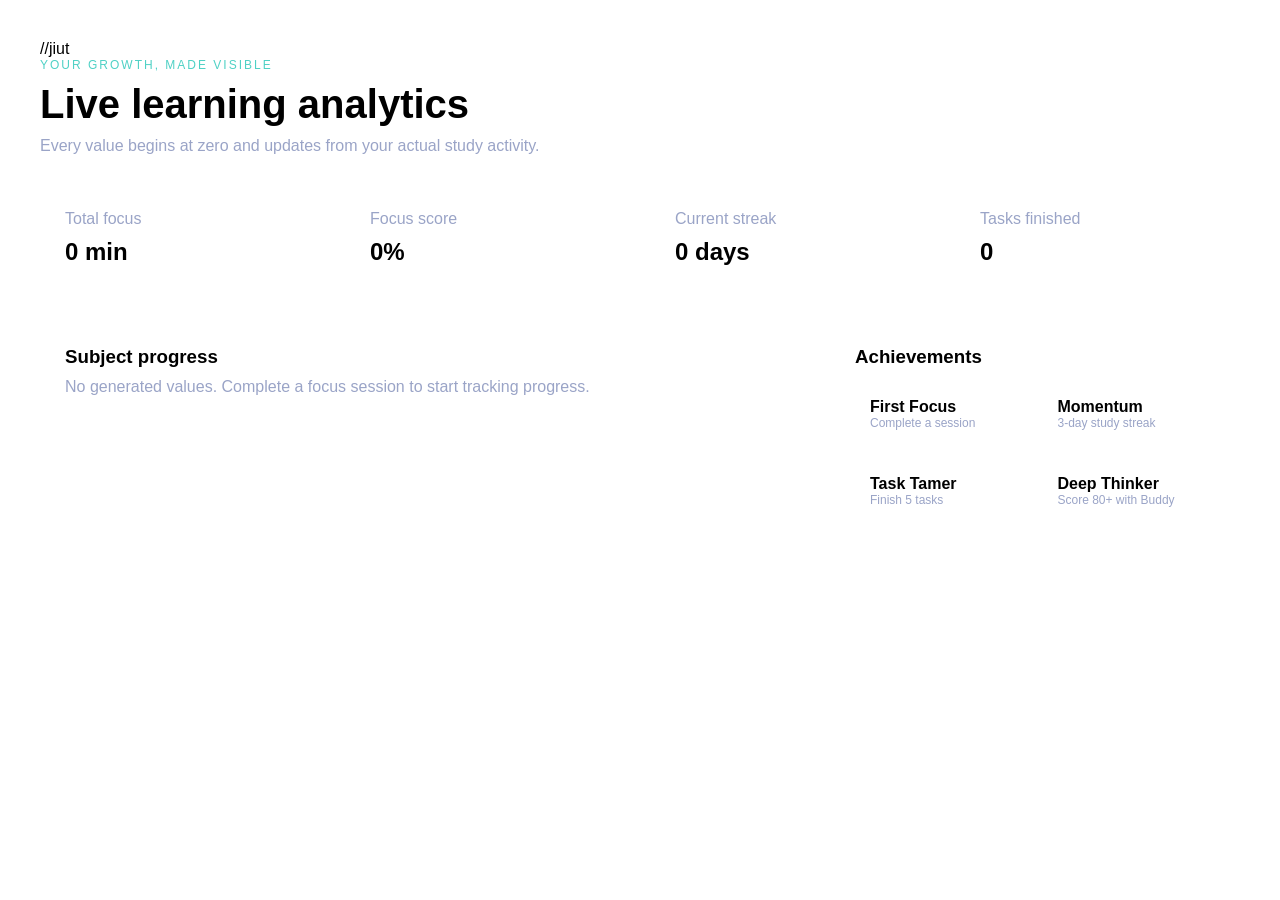
<file: indexAna.html>
<!DOCTYPE html>
<html lang="en">
<head>
  <meta charset="UTF-8">
  <title>Learning Analytics</title>
  <link rel="stylesheet" href="styleAna.css">
</head>
<body>

<div class="container">
//jiut
  <!-- Header -->
  <div class="header">
    <p class="subtitle">YOUR GROWTH, MADE VISIBLE</p>
    <h1>Live learning analytics</h1>
    <p class="desc">Every value begins at zero and updates from your actual study activity.</p>
  </div>

  <!-- Stats -->
  <div class="stats">
    <div class="card">
      <p>Total focus</p>
      <h2>0 min</h2>
    </div>

    <div class="card">
      <p>Focus score</p>
      <h2>0%</h2>
    </div>

    <div class="card">
      <p>Current streak</p>
      <h2>0 days</h2>
    </div>

    <div class="card">
      <p>Tasks finished</p>
      <h2>0</h2>
    </div>
  </div>

  <!-- Bottom Section -->
  <div class="bottom">

    <!-- Subject Progress -->
    <div class="progress">
      <h3>Subject progress</h3>
      <p>No generated values. Complete a focus session to start tracking progress.</p>
    </div>

    <!-- Achievements -->
    <div class="achievements">
      <h3>Achievements</h3>

      <div class="ach-grid">
        <div class="ach-card">
          <h4>First Focus</h4>
          <p>Complete a session</p>
        </div>

        <div class="ach-card">
          <h4>Momentum</h4>
          <p>3-day study streak</p>
        </div>

        <div class="ach-card">
          <h4>Task Tamer</h4>
          <p>Finish 5 tasks</p>
        </div>

        <div class="ach-card">
          <h4>Deep Thinker</h4>
          <p>Score 80+ with Buddy</p>
        </div>
      </div>

    </div>

  </div>

</div>

</body>
</html>
</file>
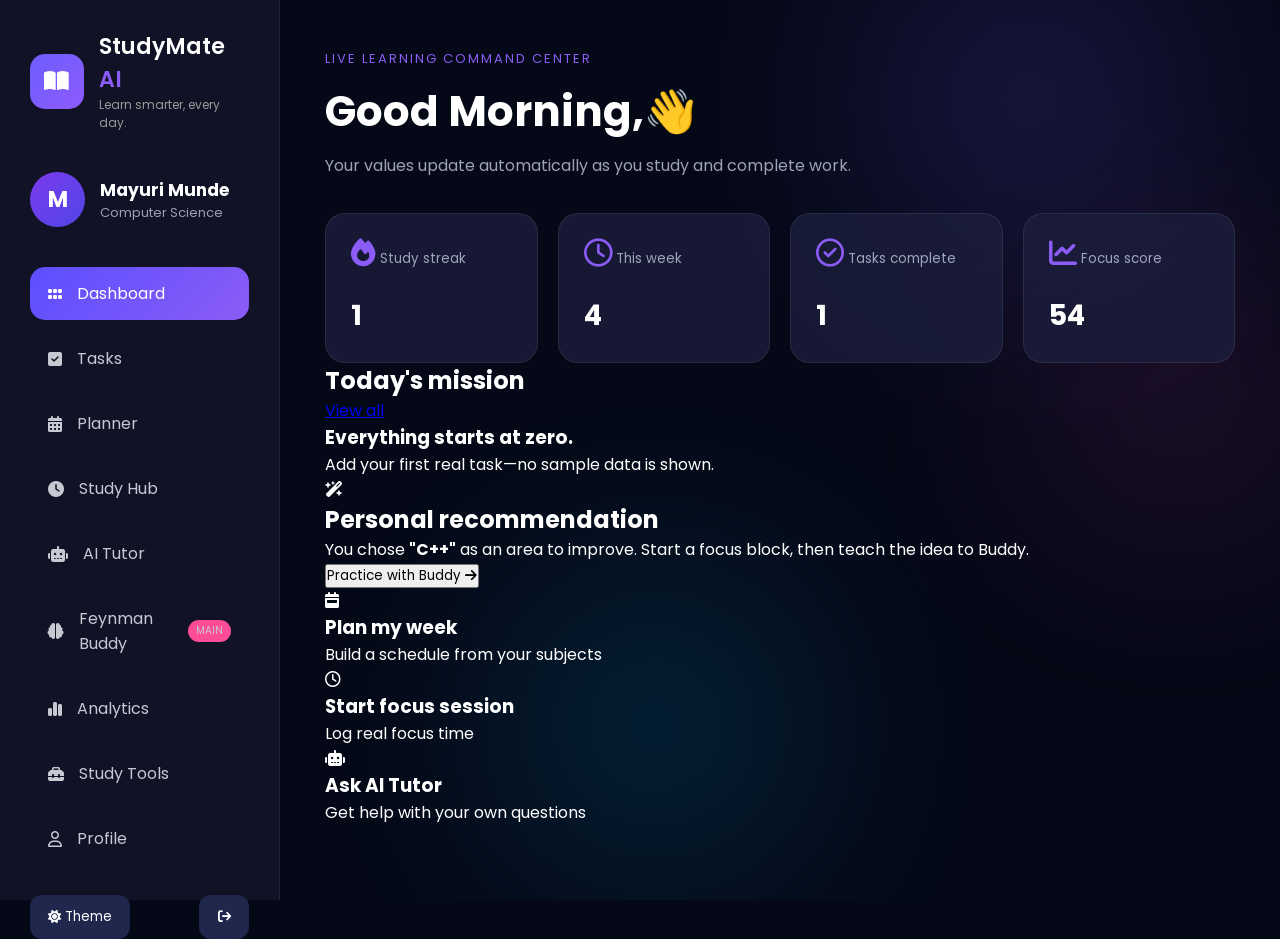
<file: indexdash.html>
<!DOCTYPE html>
<html lang="en">
<head>
    <meta charset="UTF-8">
    <meta name="viewport" content="width=device-width, initial-scale=1.0">
    <title>StudyMate AI Dashboard</title>

    <!-- CSS -->
    <link rel="stylesheet" href="styledash.css">

    <!-- Google Font -->
    <link href="https://fonts.googleapis.com/css2?family=Poppins:wght@300;400;500;600;700&display=swap" rel="stylesheet">

    <!-- Font Awesome -->
    <link rel="stylesheet"
    href="https://cdnjs.cloudflare.com/ajax/libs/font-awesome/6.6.0/css/all.min.css">
</head>
<body>

<div class="container">

    <!-- ================= Sidebar ================= -->

    <aside class="sidebar">

        <div class="logo">

            <div class="logo-icon">
                <i class="fa-solid fa-book-open"></i>
            </div>

            <div>
                <h2>StudyMate <span>AI</span></h2>
                <p>Learn smarter, every day.</p>
            </div>

        </div>


        <!-- Profile -->

        <div class="profile">

            <div class="avatar">
                M
            </div>

            <div>
                <h4>Mayuri Munde</h4>
                <p>Computer Science</p>
            </div>

        </div>


        <!-- Navigation -->

        <nav>

            <a class="active" href="#">
                <i class="fa-solid fa-grip"></i>
                Dashboard
            </a>

            <a href="#">
                <i class="fa-solid fa-square-check"></i>
                Tasks
            </a>

            <a href="#">
                <i class="fa-solid fa-calendar-days"></i>
                Planner
            </a>

            <a href="#">
                <i class="fa-solid fa-clock"></i>
                Study Hub
            </a>

            <a href="#">
                <i class="fa-solid fa-robot"></i>
                AI Tutor
            </a>

            <a href="#">
                <i class="fa-solid fa-brain"></i>
                Feynman Buddy
                <span class="badge">MAIN</span>
            </a>

            <a href="#">
                <i class="fa-solid fa-chart-simple"></i>
                Analytics
            </a>

            <a href="#">
                <i class="fa-solid fa-toolbox"></i>
                Study Tools
            </a>

            <a href="#">
                <i class="fa-regular fa-user"></i>
                Profile
            </a>

        </nav>


        <!-- Bottom -->

        <div class="sidebar-bottom">

            <button class="theme-btn">
                <i class="fa-solid fa-sun"></i>
                Theme
            </button>

            <button class="logout">
                <i class="fa-solid fa-arrow-right-from-bracket"></i>
            </button>

        </div>

    </aside>



    <!-- ================= Main Content ================= -->

    <main class="main-content">

        <div class="bg-circle one"></div>
        <div class="bg-circle two"></div>
        <div class="bg-circle three"></div>

        <header>

            <span class="top-text">
                LIVE LEARNING COMMAND CENTER
            </span>

            <h1>
                Good morning, Mayuri 👋
            </h1>

            <p>
                Your values update automatically as you study and complete work.
            </p>

        </header>



        <!-- ================= Stats ================= -->

        <section class="stats">

            <div class="card">

                <i class="fa-solid fa-fire"></i>

                <small>Study streak</small>

                <h2>1 days</h2>

            </div>

            <div class="card">

                <i class="fa-regular fa-clock"></i>

                <small>This week</small>

                <h2>4 min</h2>

            </div>

            <div class="card">

                <i class="fa-regular fa-circle-check"></i>

                <small>Tasks complete</small>

                <h2>1/1</h2>

            </div>

            <div class="card">

                <i class="fa-solid fa-chart-line"></i>

                <small>Focus score</small>

                <h2>90%</h2>

            </div>

        </section>



        <!-- ================= Middle ================= -->

        <section class="middle">

            <!-- Today's Mission -->

            <div class="mission">

                <div class="mission-header">

                    <h2>Today's mission</h2>

                    <a href="#">View all</a>

                </div>

                <div class="mission-body">

                    <h3>Everything starts at zero.</h3>

                    <p>
                        Add your first real task—no sample data is shown.
                    </p>

                </div>

            </div>


            <!-- Recommendation -->

            <div class="recommendation">

                <div class="icon">

                    <i class="fa-solid fa-wand-magic-sparkles"></i>

                </div>

                <h2>Personal recommendation</h2>

                <p>

                    You chose <b>"C++"</b> as an area to improve.
                    Start a focus block, then teach the idea to Buddy.

                </p>

                <button>

                    Practice with Buddy

                    <i class="fa-solid fa-arrow-right"></i>

                </button>

            </div>

        </section>




        <!-- ================= Bottom Cards ================= -->

        <section class="bottom-grid">

            <div class="action-card">

                <div class="icon-box">

                    <i class="fa-solid fa-calendar-week"></i>

                </div>

                <div>

                    <h3>Plan my week</h3>

                    <p>Build a schedule from your subjects</p>

                </div>

            </div>


            <div class="action-card">

                <div class="icon-box">

                    <i class="fa-regular fa-clock"></i>

                </div>

                <div>

                    <h3>Start focus session</h3>

                    <p>Log real focus time</p>

                </div>

            </div>



            <div class="action-card">

                <div class="icon-box">

                    <i class="fa-solid fa-robot"></i>

                </div>

                <div>

                    <h3>Ask AI Tutor</h3>

                    <p>Get help with your own questions</p>

                </div>

            </div>

        </section>

    </main>

</div>

<script src="scriptdash.js"></script>

</body>
</html>
</file>
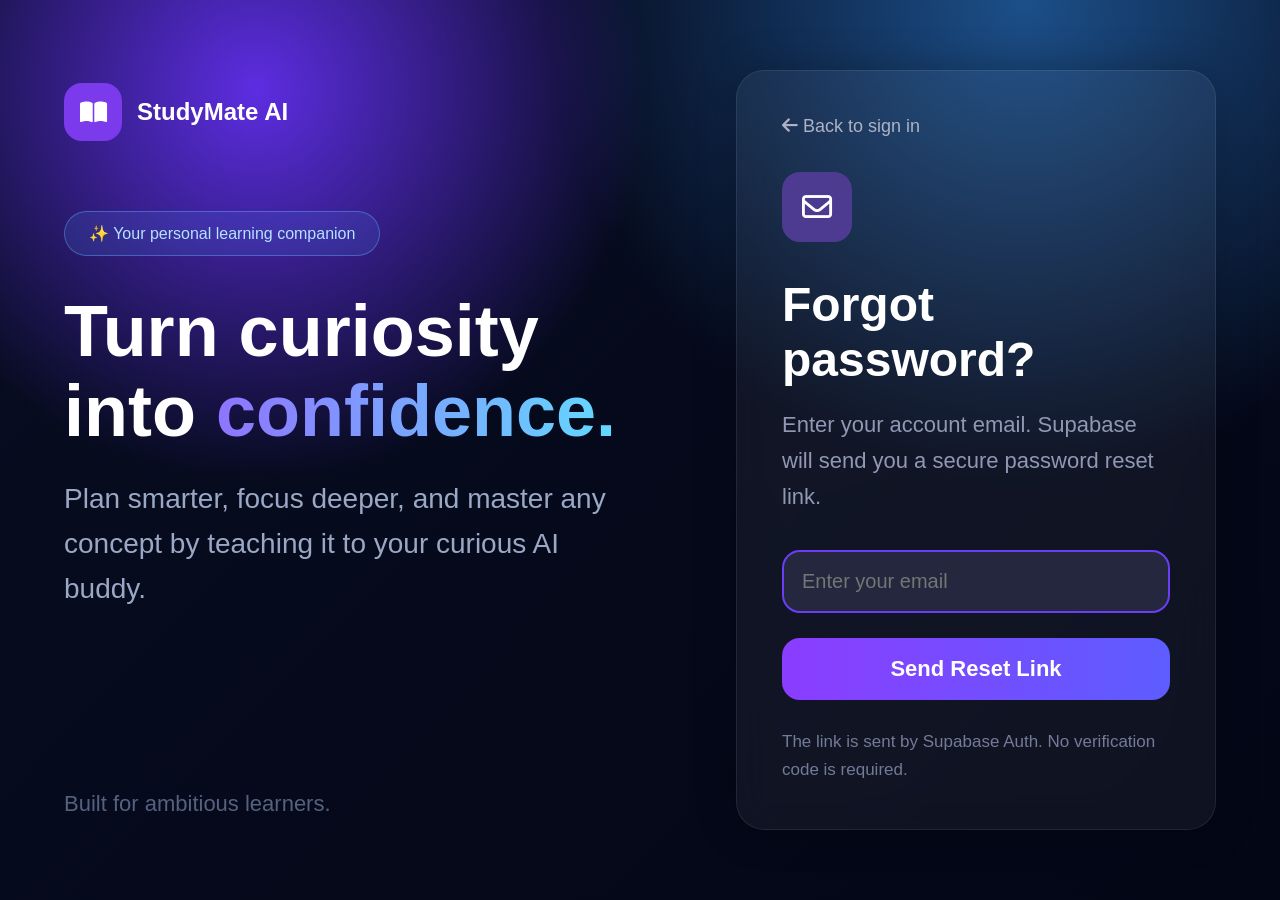
<file: indexpassword.html>
<!DOCTYPE html>
<html lang="en">
<head>
<meta charset="UTF-8">
<meta name="viewport" content="width=device-width, initial-scale=1.0">
<title>StudyMate AI - Forgot Password</title>

<link rel="stylesheet" href="stylepassword.css">

<link
rel="stylesheet"
href="https://cdnjs.cloudflare.com/ajax/libs/font-awesome/6.5.2/css/all.min.css"/>

</head>
<body>

<div class="background"></div>

<div class="container">

    <!-- Left Side -->

    <div class="left">

        <div class="logo">

            <div class="logo-icon">
                <i class="fa-solid fa-book-open"></i>
            </div>

            <h2>StudyMate AI</h2>

        </div>

        <div class="tag">
            ✨ Your personal learning companion
        </div>

        <h1>
            Turn curiosity into
            <span>confidence.</span>
        </h1>

        <p>
            Plan smarter, focus deeper, and master any concept by teaching it to your curious AI buddy.
        </p>

        <small>Built for ambitious learners.</small>

    </div>



    <!-- Right Card -->

    <div class="card">

        <a href="#" class="back">
            <i class="fa-solid fa-arrow-left"></i>
            Back to sign in
        </a>
        <!-- Success Message -->
<div id="successMessage" class="success-box">
    <i class="fa-solid fa-circle-check"></i>
    <span>
        Password reset link sent. Check your email and follow the secure link.
    </span>
</div>

        <div class="mail-icon">
            <i class="fa-regular fa-envelope"></i>
        </div>

        <h2>Forgot password?</h2>

        <p class="description">
            Enter your account email.
            Supabase will send you a secure password reset link.
        </p>

        <input
        type="email"
        placeholder="Enter your email"
        id="email">

        <button id="resetBtn" onclick="sendLink()">
    Send Reset Link
</button>

        <p class="note">
            The link is sent by Supabase Auth. No verification code is required.
        </p>

    </div>

</div>

<script src="scriptpassword.js"></script>

</body>
</html>
</file>
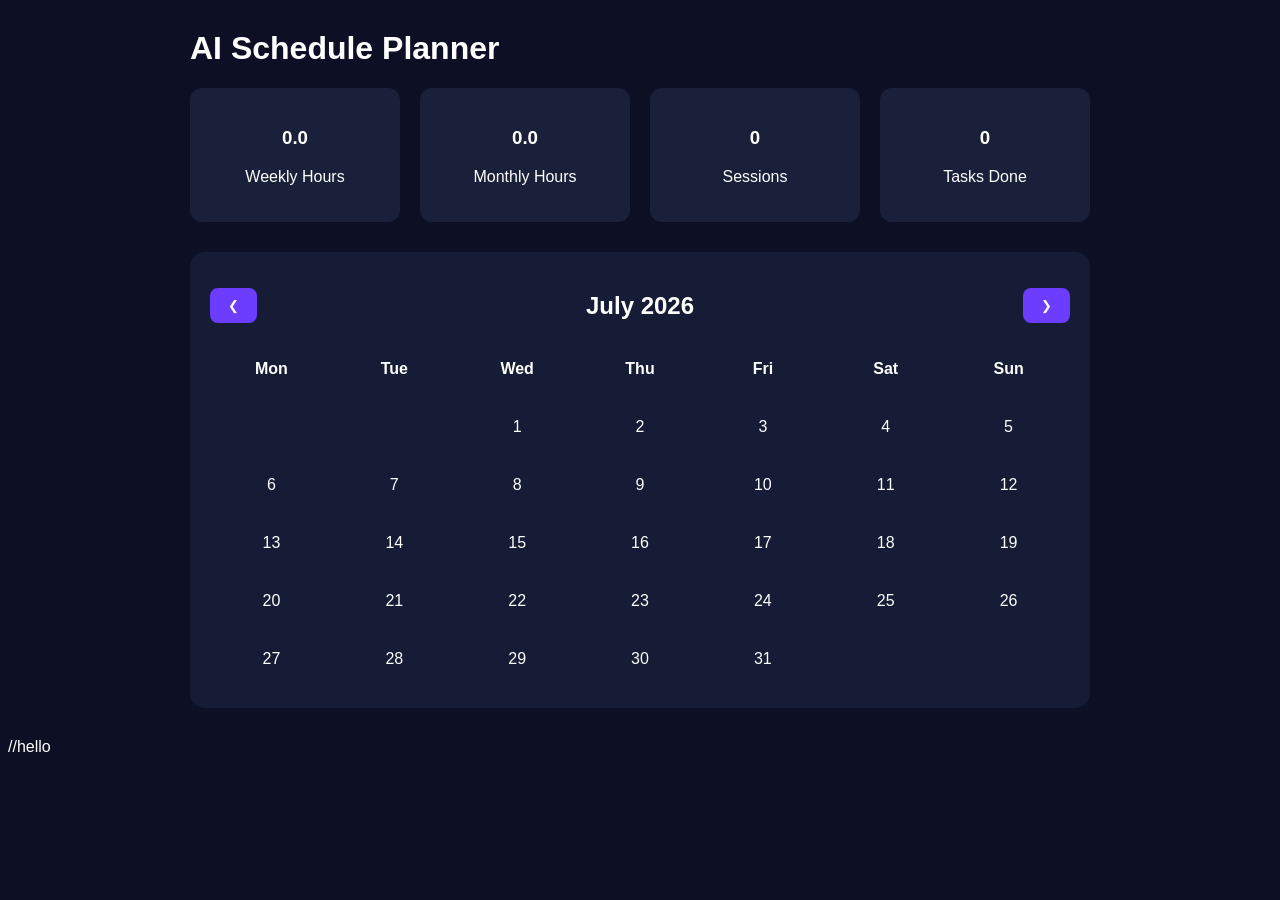
<file: indexplanner.html>
<!DOCTYPE html>
<html lang="en">
<head>
    <meta charset="UTF-8">
    <title>AI Study Planner</title>
    <link rel="stylesheet" href="styleplanner.css">
</head>
<body>

<div class="container">
    <h1>AI Schedule Planner</h1>

    <div class="stats">
        <div class="card">
            <h3 id="weekly">0.0</h3>
            <p>Weekly Hours</p>
        </div>

        <div class="card">
            <h3 id="monthly">0.0</h3>
            <p>Monthly Hours</p>
        </div>

        <div class="card">
            <h3 id="sessions">0</h3>
            <p>Sessions</p>
        </div>

        <div class="card">
            <h3 id="tasks">0</h3>
            <p>Tasks Done</p>
        </div>
    </div>

    <div class="calendar">

        <div class="header">
            <button id="prev">&#10094;</button>
            <h2 id="monthYear"></h2>
            <button id="next">&#10095;</button>
        </div>

        <div class="days">
            <div>Mon</div>
            <div>Tue</div>
            <div>Wed</div>
            <div>Thu</div>
            <div>Fri</div>
            <div>Sat</div>
            <div>Sun</div>
        </div>

        <div id="dates" class="dates"></div>

    </div>
</div>
//hello
<script src="scriptplanner.js"></script>
</body>
</html>
</file>
<file: styleAna.css>
* {
  margin: 0;
  padding: 0;
  box-sizing: border-box;
  font-family: Arial, sans-serif;
}
//hello
body {
  background: radial-gradient(circle at top right, #1a1f3a, #0b0f2a);
  color: white;
}

.container {
  padding: 40px;
}

/* Header */
.subtitle {
  color: #4fd1c5;
  letter-spacing: 2px;
  font-size: 12px;
}

.header h1 {
  font-size: 40px;
  margin: 10px 0;
}

.desc {
  color: #9aa4c7;
}

/* Stats */
.stats {
  display: flex;
  gap: 20px;
  margin: 30px 0;
}

.card {
  flex: 1;
  padding: 25px;
  background: rgba(255,255,255,0.05);
  border-radius: 15px;
  backdrop-filter: blur(10px);
}

.card p {
  color: #9aa4c7;
}

.card h2 {
  margin-top: 10px;
}

/* Bottom Section */
.bottom {
  display: flex;
  gap: 20px;
}

/* Subject Progress */
.progress {
  flex: 2;
  padding: 25px;
  background: rgba(255,255,255,0.05);
  border-radius: 15px;
}

.progress p {
  margin-top: 10px;
  color: #9aa4c7;
}

/* Achievements */
.achievements {
  flex: 1;
  padding: 25px;
  background: rgba(255,255,255,0.05);
  border-radius: 15px;
}

.ach-grid {
  display: grid;
  grid-template-columns: 1fr 1fr;
  gap: 15px;
  margin-top: 15px;
}

.ach-card {
  padding: 15px;
  background: rgba(255,255,255,0.08);
  border-radius: 10px;
}

.ach-card p {
  color: #9aa4c7;
  font-size: 12px;
}
</file>
<file: styledash.css>
/* ==========================
   Google Font
========================== */

@import url('https://fonts.googleapis.com/css2?family=Poppins:wght@300;400;500;600;700&display=swap');

*{
    margin:0;
    padding:0;
    box-sizing:border-box;
    font-family:'Poppins',sans-serif;
}

body{
    background:#050816;
    color:#fff;
    overflow:hidden;
}

.container{
    display:flex;
    height:100vh;
}

/* ==========================
Sidebar
========================== */

.sidebar{
    width:280px;
    background:rgba(18,20,40,.95);
    backdrop-filter:blur(20px);
    border-right:1px solid rgba(255,255,255,.08);
    padding:30px;
    display:flex;
    flex-direction:column;
    justify-content:space-between;
}

.logo{
    display:flex;
    align-items:center;
    gap:15px;
}

.logo-icon{
    width:55px;
    height:55px;
    border-radius:15px;
    background:linear-gradient(135deg,#6d5dfc,#8d5bff);
    display:flex;
    justify-content:center;
    align-items:center;
    font-size:22px;
}

.logo h2{
    font-size:22px;
    font-weight:600;
}

.logo span{
    color:#8b5cf6;
}

.logo p{
    font-size:12px;
    color:#999;
}

.profile{
    margin:40px 0;
    display:flex;
    align-items:center;
    gap:15px;
}

.avatar{
    width:55px;
    height:55px;
    border-radius:50%;
    background:linear-gradient(135deg,#7c3aed,#4f46e5);
    display:flex;
    justify-content:center;
    align-items:center;
    font-size:22px;
    font-weight:bold;
}

.profile h4{
    font-size:17px;
}

.profile p{
    color:#9aa0b3;
    font-size:13px;
}

/* Navigation */

nav{
    display:flex;
    flex-direction:column;
    gap:12px;
}

nav a{
    text-decoration:none;
    color:#c8c8d3;
    display:flex;
    align-items:center;
    gap:15px;
    padding:14px 18px;
    border-radius:15px;
    transition:.3s;
}

nav a:hover{
    background:#272d52;
}

nav a.active{
    background:linear-gradient(135deg,#5b4fff,#8b5cf6);
    color:#fff;
}

.badge{
    margin-left:auto;
    background:#ff4c97;
    padding:3px 8px;
    border-radius:50px;
    font-size:10px;
}

/* Bottom */

.sidebar-bottom{
    display:flex;
    justify-content:space-between;
    align-items:center;
    margin-top:30px;
}

.theme-btn,
.logout{
    border:none;
    background:#20274c;
    color:white;
    padding:12px 18px;
    border-radius:12px;
    cursor:pointer;
}

.logout{
    width:50px;
}

/* ==========================
Main Content
========================== */

.main-content{
    flex:1;
    padding:45px;
    position:relative;
    overflow-y:auto;
}

header{
    margin-bottom:35px;
}

.top-text{
    color:#8b5cf6;
    font-size:13px;
    letter-spacing:2px;
}

header h1{
    margin-top:10px;
    font-size:42px;
}

header p{
    margin-top:10px;
    color:#9da2b4;
}

/* Background Blur */

.bg-circle{
    position:absolute;
    border-radius:50%;
    filter:blur(120px);
    opacity:.25;
    z-index:-1;
}

.one{
    width:300px;
    height:300px;
    background:#6d5dfc;
    top:-50px;
    right:100px;
}

.two{
    width:250px;
    height:250px;
    background:#00c2ff;
    bottom:50px;
    left:250px;
}

.three{
    width:200px;
    height:200px;
    background:#ff4ec9;
    top:300px;
    right:0;
}

/* ==========================
Stats Cards
========================== */

.stats{
    display:grid;
    grid-template-columns:repeat(4,1fr);
    gap:20px;
}

.card{
    background:rgba(28,31,61,.8);
    border:1px solid rgba(255,255,255,.08);
    border-radius:20px;
    padding:25px;
    transition:.3s;
}

.card:hover{
    transform:translateY(-5px);
    box-shadow:0 15px 40px rgba(0,0,0,.3);
}

.card i{
    color:#8b5cf6;
    font-size:28px;
    margin-bottom:18px;
}

.card small{
    color:#9ea4ba;
}

.card h2{
    margin-top:10px;
    font-size:28px;
}
</file>
<file: stylepassword.css>
*{
margin:0;
padding:0;
box-sizing:border-box;
font-family:Arial,Helvetica,sans-serif;
}

body{

height:100vh;
overflow:hidden;
background:#060b1f;
color:white;
}

.background{

position:fixed;
width:100%;
height:100%;

background:
radial-gradient(circle at 20% 10%,#5d2de1 0%,transparent 30%),
radial-gradient(circle at 80% 0%,#1c4f89 0%,transparent 35%),
linear-gradient(135deg,#070d21,#030615);
z-index:-1;
}

.container{

width:90%;
height:100vh;

margin:auto;

display:flex;

align-items:center;
justify-content:space-between;
}

.left{

width:48%;
}

.logo{

display:flex;
align-items:center;
gap:15px;
margin-bottom:70px;
}

.logo-icon{

width:58px;
height:58px;

background:#7c3aed;

border-radius:18px;

display:flex;
justify-content:center;
align-items:center;

font-size:24px;
}

.tag{

display:inline-block;

padding:12px 24px;

border:1px solid rgba(100,180,255,.4);

background:rgba(80,140,255,.15);

border-radius:50px;

color:#b6e3ff;

margin-bottom:35px;
}

.left h1{

font-size:72px;
line-height:80px;
margin-bottom:25px;
font-weight:700;
}

.left h1 span{

background:linear-gradient(to right,#8f74ff,#63d9ff);

-webkit-background-clip:text;
-webkit-text-fill-color:transparent;
}

.left p{

font-size:28px;
line-height:45px;
color:#9aa8c5;
max-width:700px;
margin-bottom:180px;
}

.left small{

color:#55617e;
font-size:22px;
}

.card{

width:480px;

background:rgba(255,255,255,.05);

backdrop-filter:blur(18px);

padding:45px;

border-radius:28px;

border:1px solid rgba(255,255,255,.08);

box-shadow:0 0 40px rgba(0,0,0,.25);
}

.back{

text-decoration:none;
color:#adb3c5;
font-size:18px;
display:inline-block;
margin-bottom:35px;
}

.mail-icon{

width:70px;
height:70px;

background:#4d3b91;

display:flex;
justify-content:center;
align-items:center;

border-radius:18px;

font-size:30px;

margin-bottom:35px;
}

.card h2{

font-size:48px;
margin-bottom:20px;
}

.description{

font-size:22px;
color:#9098b4;

line-height:36px;

margin-bottom:35px;
}

input{

width:100%;

padding:18px;

font-size:20px;

background:#24273d;

border:2px solid #6b3ef5;

border-radius:18px;

outline:none;

color:white;

margin-bottom:25px;
}

button{

width:100%;

padding:18px;

font-size:22px;

border:none;

cursor:pointer;

border-radius:18px;

font-weight:bold;

color:white;

background:linear-gradient(90deg,#8b3dff,#5d5dff);

transition:.3s;
}

button:hover{

transform:translateY(-2px);

box-shadow:0 10px 25px rgba(115,74,255,.5);
}

.note{

margin-top:28px;

font-size:17px;

color:#727c98;

line-height:28px;
}

@media(max-width:1100px){

.container{

flex-direction:column;
justify-content:center;
gap:40px;
}

.left{

width:100%;
text-align:center;
}

.left p{

margin-bottom:60px;
}

.card{

width:100%;
max-width:500px;
}
}
/* ========================= */
/* Success Message */
/* ========================= */

.success-box{
    display:none;
    align-items:center;
    gap:12px;
    background:#1d4b50;
    color:#63f0b5;
    padding:18px;
    border-radius:14px;
    margin-bottom:30px;
    font-size:17px;
    line-height:25px;
    animation:fadeIn .4s ease;
}

.success-box i{
    font-size:22px;
    color:#63f0b5;
}

@keyframes fadeIn{
    from{
        opacity:0;
        transform:translateY(-10px);
    }
    to{
        opacity:1;
        transform:translateY(0);
    }
}

input:disabled{
    opacity:.7;
    cursor:not-allowed;
}

button:disabled{
    opacity:.8;
    cursor:default;
}
</file>
<file: styleplanner.css>
body{
    background:#0d1025;
    color:white;
    font-family:Arial;
}

.container{
    width:900px;
    margin:30px auto;
}

.stats{
    display:flex;
    gap:20px;
    margin-bottom:30px;
}

.card{
    flex:1;
    background:#1a1f3a;
    padding:20px;
    border-radius:12px;
    text-align:center;
}

.calendar{
    background:#161c35;
    padding:20px;
    border-radius:15px;
}

.header{
    display:flex;
    justify-content:space-between;
    align-items:center;
}

button{
    background:#6c3cff;
    color:white;
    border:none;
    padding:10px 18px;
    border-radius:8px;
    cursor:pointer;
}

.days,
.dates{
    display:grid;
    grid-template-columns:repeat(7,1fr);
    text-align:center;
    margin-top:20px;
}

.days div{
    font-weight:bold;
}

.date{
    padding:15px;
    margin:5px;
    border-radius:10px;
    cursor:pointer;
}

.date:hover{
    background:#6c3cff;
}
//hello
.selected{
    background:#8b3dff;
}
</file>
